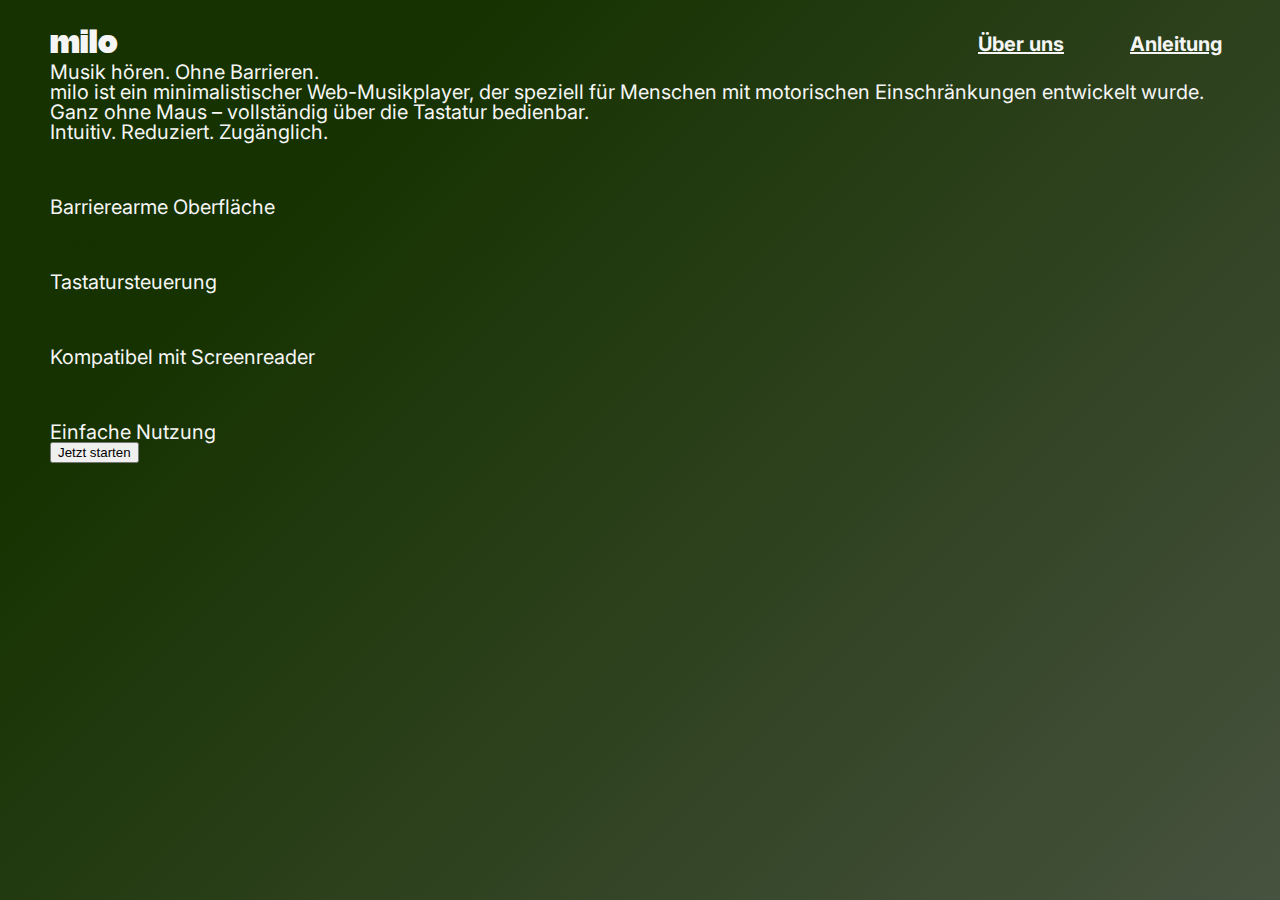
<file: src/index.html>
<html>
  <head>
    <meta charset="UTF-8" />
    <meta name="viewport" content="width=device-width, initial-scale=1.0" />
    <title>MILO</title>
    <link rel="stylesheet" href="./styles/combined.css" />
    <link rel="stylesheet" href="./styles/index.css" />
  </head>
  <body>
    <header>
      <h1>milo</h1>
      <nav>
        <a href="/über-uns" class="button">Über uns</a>
        <a href="/anleitung" class="button">Anleitung</a>
      </nav>
    </header>
    <main>
      <h2>Musik hören. <span class="yellow">Ohne Barrieren.</span></h2>
      <p class="text">
        milo ist ein minimalistischer Web-Musikplayer, der speziell für Menschen
        mit motorischen Einschränkungen entwickelt wurde. Ganz ohne Maus –
        vollständig über die Tastatur bedienbar.
      </p>
      <p class="text bold">Intuitiv. Reduziert. Zugänglich.</p>

      <div class="icon-container">
        <div>
          <img src="../assets/icons/barrierearm.svg" class="icon-index" />
          <p class="description">Barrierearme Oberfläche</p>
        </div>

        <div>
          <img src="../assets/icons/keyboard.svg" class="icon-index" />
          <p class="description">Tastatursteuerung</p>
        </div>

        <div>
          <img src="../assets/icons/screenreader.svg" class="icon-index" />
          <p class="description">Kompatibel mit Screenreader</p>
        </div>

        <div>
          <img src="../assets/icons/nutzung.svg" class="icon-index" />
          <p class="description">Einfache Nutzung</p>
        </div>
      </div>

      <button id="start-btn" class="button">Jetzt starten</button>
    </main>
  </body>
</html>
</file>
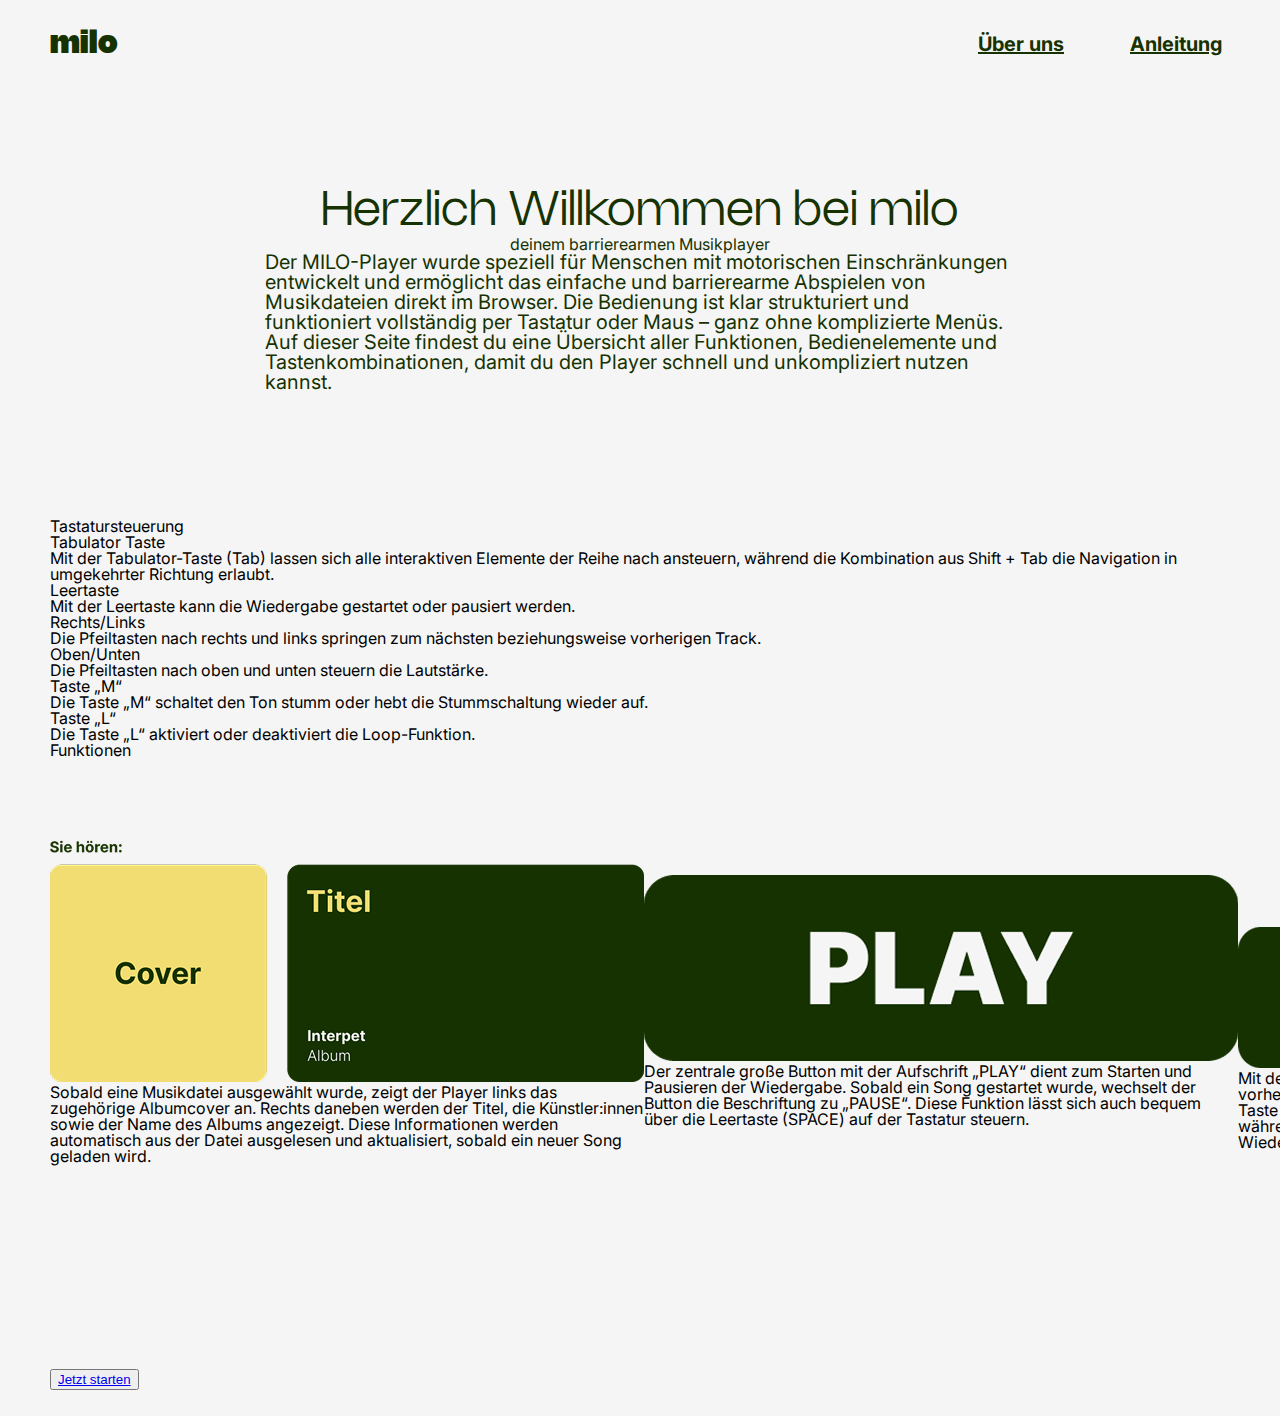
<file: src/instruction.html>
<!DOCTYPE html>
<html>
  <head>
    <meta charset="UTF-8" />
    <meta name="viewport" content="width=device-width, initial-scale=1.0" />
    <title>Anleitung</title>
    <link rel="stylesheet" href="./styles/combined.css" />
    <link rel="stylesheet" href="./styles/instruction.css" />
    <link rel="icon" href="../favicon.ico" />
  </head>
  <body>
    <header aria-label="Header">
      <h1>milo</h1>
      <nav aria-label="Navigation">
        <a href="/über-uns" class="button">Über uns</a>
        <a href="/anleitung" class="button">Anleitung</a>
      </nav>
    </header>
    <main aria-label="Hauptinhalt">
      <section class="beginning">
        <h2>Herzlich Willkommen bei milo</h2>
        <p class="subheading">deinem barrierearmen Musikplayer</p>
        <p class="text" aria-label="Einleitung">
          Der MILO-Player wurde speziell für Menschen mit motorischen
          Einschränkungen entwickelt und ermöglicht das einfache und
          barrierearme Abspielen von Musikdateien direkt im Browser. Die
          Bedienung ist klar strukturiert und funktioniert vollständig per
          Tastatur oder Maus – ganz ohne komplizierte Menüs. Auf dieser Seite
          findest du eine Übersicht aller Funktionen, Bedienelemente und
          Tastenkombinationen, damit du den Player schnell und unkompliziert
          nutzen kannst.
        </p>
      </section>

      <section class="controls">
        <h3>Tastatursteuerung</h3>
        <div class="text-container">
          <div class="text-container-item">
            <h4>Tabulator Taste</h4>
            <p class="explanation">
              Mit der Tabulator-Taste (Tab) lassen sich alle interaktiven
              Elemente der Reihe nach ansteuern, während die Kombination aus
              Shift + Tab die Navigation in umgekehrter Richtung erlaubt.
            </p>
          </div>

          <div class="text-container-item">
            <h4>Leertaste</h4>
            <p class="explanation">
              Mit der Leertaste kann die Wiedergabe gestartet oder pausiert
              werden.
            </p>
          </div>

          <div class="text-container-item">
            <h4>Rechts/Links</h4>
            <p class="explanation">
              Die Pfeiltasten nach rechts und links springen zum nächsten
              beziehungsweise vorherigen Track.
            </p>
          </div>

          <div class="text-container-item">
            <h4>Oben/Unten</h4>
            <p class="explanation">
              Die Pfeiltasten nach oben und unten steuern die Lautstärke.
            </p>
          </div>

          <div class="text-container-item">
            <h4>Taste „M“</h4>
            <p class="explanation">
              Die Taste „M“ schaltet den Ton stumm oder hebt die Stummschaltung
              wieder auf.
            </p>
          </div>

          <div class="text-container-item">
            <h4>Taste „L“</h4>
            <p class="explanation">
              Die Taste „L“ aktiviert oder deaktiviert die Loop-Funktion.
            </p>
          </div>
        </div>
      </section>

      <section class="features">
        <h3>Funktionen</h3>
        <div class="image-container">
          <div class="image-container-item">
            <img
              src="../assets/images/song-info.png"
              alt="Songinformationen im Player"
            />
            <p class="explanation">
              Sobald eine Musikdatei ausgewählt wurde, zeigt der Player links
              das zugehörige Albumcover an. Rechts daneben werden der Titel, die
              Künstler:innen sowie der Name des Albums angezeigt. Diese
              Informationen werden automatisch aus der Datei ausgelesen und
              aktualisiert, sobald ein neuer Song geladen wird.
            </p>
          </div>

          <div class="image-container-item">
            <img src="../assets/images/play.png" alt="Play- und Pause-Button" />
            <p class="explanation">
              Der zentrale große Button mit der Aufschrift „PLAY“ dient zum
              Starten und Pausieren der Wiedergabe. Sobald ein Song gestartet
              wurde, wechselt der Button die Beschriftung zu „PAUSE“. Diese
              Funktion lässt sich auch bequem über die Leertaste (SPACE) auf der
              Tastatur steuern.
            </p>
          </div>

          <div class="image-container-item">
            <img
              src="../assets/images/skip.png"
              alt="Buttons zum Überspringen von Songs"
            />
            <p class="explanation">
              Mit den Doppelpfeil-Schaltflächen unter dem Player kannst du zum
              vorherigen bzw. nächsten Song in der Warteschlange springen. Die
              linke Taste startet den vorherigen Titel neu oder wechselt zum
              Song davor, während die rechte Taste direkt zum nächsten Titel
              überspringt. Die aktuelle Wiedergabe wird dabei sofort beendet und
              der neue Track gestartet.
            </p>
          </div>

          <div class="image-container-item">
            <img
              src="../assets/images/list.png"
              alt="Button zur Warteschlangenansicht"
            />
            <p class="explanation">
              Der Button mit dem Notensymbol und mehreren Linien führt zur
              Warteschlangenansicht. In dieser Ansicht können mehrere Songs
              verwaltet werden, die zuvor gemeinsam ausgewählt wurden. Die
              Warteschlange erlaubt es, Songs nach oben oder unten zu
              verschieben sowie einzelne Titel zu entfernen. Der aktuell
              abgespielte Titel wird dabei stets hervorgehoben.
            </p>
          </div>

          <div class="image-container-item">
            <img src="../assets/images/volume.png" alt="Lautstärkeregelung" />
            <p class="explanation">
              Mit den Lauter- und Leiser-Schaltflächen kannst du die
              Wiedergabelautstärke in kleinen Schritten anpassen. Der linke
              Button reduziert die Lautstärke, der rechte erhöht sie. Zusätzlich
              kann die Lautstärke auch über die Pfeiltasten nach oben (lauter)
              und unten (leiser) auf der Tastatur gesteuert werden – ideal für
              eine barrierearme Nutzung ohne Maus.
            </p>
          </div>

          <div class="image-container-item">
            <img
              src="../assets/images/loop.png"
              alt="Loop-Funktion aktivieren oder deaktivieren"
            />
            <p class="explanation">
              Mit dem Loop-Button kannst du festlegen, ob der aktuell
              ausgewählte Track nach dem Ende automatisch erneut abgespielt
              werden soll. Ist die Funktion aktiviert, wird der Song in
              Dauerschleife wiedergegeben. Der Status wird durch ein Symbol im
              Button sowie durch eine Statusanzeige unter dem Player deutlich
              gemacht. Alternativ lässt sich Loop auch über die Taste „L“ auf
              der Tastatur ein- oder ausschalten.
            </p>
          </div>
        </div>
      </section>
      <button id="start-btn" class="button">
        <a href="./player.html">Jetzt starten</a>
      </button>
    </main>
  </body>
</html>
</file>
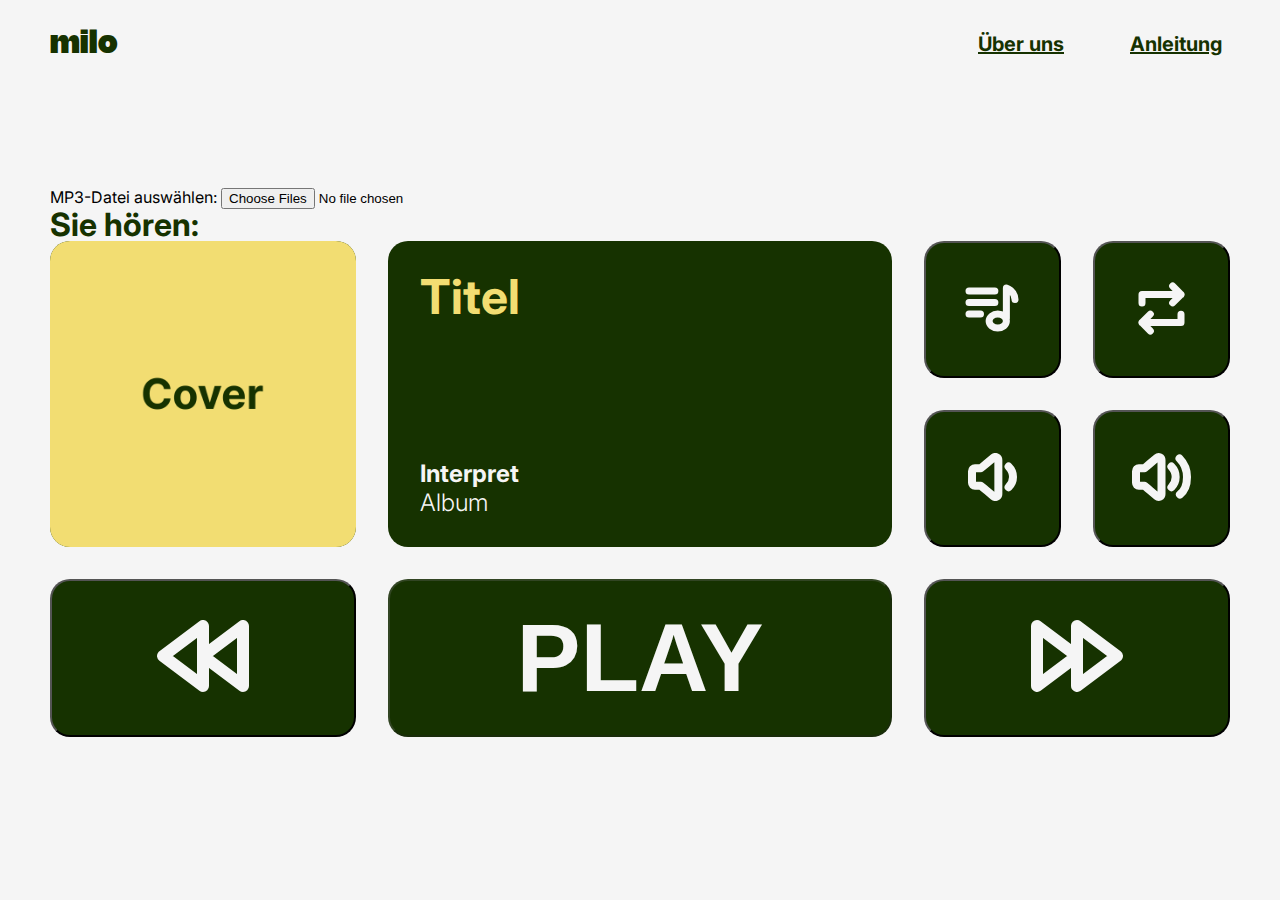
<file: src/player.html>
<!DOCTYPE html>
<html>
  <head>
    <meta charset="UTF-8" />
    <meta name="viewport" content="width=device-width, initial-scale=1.0" />
    <title>MILO</title>
    <link rel="stylesheet" href="./styles/combined.css" />
    <link rel="stylesheet" href="./styles/player.css" />
    <link rel="stylesheet" href="./styles/queue.css" />
    <link rel="icon" href="../favicon.ico" />
  </head>
  <body>
    <header aria-label="Header">
      <h1>milo</h1>
      <nav aria-label="Navigation">
        <a href="/über-uns" class="button">Über uns</a>
        <a href="instruction.html" class="button">Anleitung</a>
      </nav>
    </header>

    <main aria-label="Musik-Player" role="main">
      <section id="playerView">
        <label for="fileInput">MP3-Datei auswählen:</label>
        <input class="file-input" type="file" id="fileInput" accept="audio/mpeg" multiple />

        <h2>Sie hören:</h2>
        <div class="player-grid">
          <img
            class="cover"
            src="../assets/images/placeholder-cover.png"
            alt="Album Cover"
            class="album-cover"
          />
          <div class="track-info">
            <h3 id="js-title">Titel</h3>
            <div class="track-details">
              <p class="artist" id="js-artist" aria-label="Interpret">
                Interpret
              </p>
              <p class="album" id="js-album" aria-label="Album">Album</p>
            </div>
          </div>

          <div class="button-group">
            <button
              id="warteschlange-btn"
              class="button"
              aria-label="Warteschlange"
            >
              <svg
                width="54"
                height="48"
                viewBox="0 0 54 48"
                fill="none"
                xmlns="http://www.w3.org/2000/svg"
              >
                <path
                  d="M41.375 34.4348V4C41.375 4 50 6.89855 50 15.5942M29.875 6.89855H4M29.875 18.4928H4M15.5 30.087H4M41.375 37.0435C41.375 40.8855 37.5135 44 32.75 44C27.9865 44 24.125 40.8855 24.125 37.0435C24.125 33.2015 27.9865 30.087 32.75 30.087C37.5135 30.087 41.375 33.2015 41.375 37.0435Z"
                  stroke="#F5F5F5"
                  stroke-width="7"
                  stroke-linecap="round"
                  stroke-linejoin="round"
                />
              </svg>
            </button>
            <button
              id="loop-btn"
              class="button"
              aria-label="Loop"
              aria-pressed="false"
            >
              <svg
                width="47"
                height="53"
                viewBox="0 0 47 53"
                fill="none"
                xmlns="http://www.w3.org/2000/svg"
              >
                <path
                  d="M34.6429 20.875L43 12.4375M43 12.4375L34.6429 4M43 12.4375L4 12.4375V20.875M12.3571 32.125L4 40.5625M4 40.5625L12.3571 49M4 40.5625L43 40.5625V32.125"
                  stroke="#F5F5F5"
                  stroke-width="7"
                  stroke-linecap="round"
                  stroke-linejoin="round"
                />
              </svg>
            </button>
            <button id="leiser-btn" class="button" aria-label="Leiser">
              <svg
                width="49"
                height="48"
                viewBox="0 0 49 48"
                fill="none"
                xmlns="http://www.w3.org/2000/svg"
              >
                <path
                  d="M40.6071 13.6002C43.3181 16.2432 45 19.9262 45 24C45 27.2784 43.5357 31.2814 40.6071 34.1939M25.5537 43.3194C27.4612 44.9002 30.3571 43.5513 30.3571 41.0819V37.1064V24V6.9181C30.3571 4.44875 27.4612 3.09979 25.5537 4.68063L18.0571 10.8936L12.7857 15.2624H6.92857C5.31117 15.2624 4 16.5664 4 18.175V29.8251C4 31.4336 5.31117 32.7376 6.92857 32.7376L12.7855 32.7371C15.2786 34.8033 16.6764 35.9618 19.1695 38.028L25.5537 43.3194Z"
                  stroke="#F5F5F5"
                  stroke-width="8"
                  stroke-linecap="round"
                  stroke-linejoin="round"
                />
              </svg>
            </button>
            <button id="lauter-btn" class="button" aria-label="Lauter">
              <svg
                width="59"
                height="50"
                viewBox="0 0 59 50"
                fill="none"
                xmlns="http://www.w3.org/2000/svg"
              >
                <path
                  d="M39.4167 14.6002C42.0394 17.2432 43.6667 20.9262 43.6667 25C43.6667 28.2784 42.25 32.2814 39.4167 35.1939M47.5312 6.46474C52.1458 11.2083 55 17.7615 55 25C55 30.8908 53.5833 38.1064 47.9167 42.4752M24.8528 44.3194C26.6982 45.9002 29.5 44.5513 29.5 42.0819V38.1064V25V7.9181C29.5 5.44875 26.6982 4.09979 24.8528 5.68063L17.6 11.8936L12.5 16.2624H6.83333C5.26853 16.2624 4 17.5664 4 19.175V30.8251C4 32.4336 5.26853 33.7376 6.83333 33.7376L12.4998 33.7371C14.9118 35.8033 16.2642 36.9618 18.6762 39.028L24.8528 44.3194Z"
                  stroke="#F5F5F5"
                  stroke-width="8"
                  stroke-linecap="round"
                  stroke-linejoin="round"
                />
              </svg>
            </button>
          </div>

          <button id="back-btn" class="button" aria-label="Zurück">
            <svg
              width="92"
              height="72"
              viewBox="0 0 92 72"
              fill="none"
              xmlns="http://www.w3.org/2000/svg"
            >
              <path
                d="M86 6L86 66L46 36L86 6Z"
                stroke="#F5F5F5"
                stroke-width="12"
                stroke-linecap="round"
                stroke-linejoin="round"
              />
              <path
                d="M46 6L46 66L6 36L46 6Z"
                stroke="#F5F5F5"
                stroke-width="12"
                stroke-linecap="round"
                stroke-linejoin="round"
              />
            </svg>
          </button>
          <button class="play-pause-btn" id="playPauseBtn" disabled>
            PLAY
          </button>
          <button id="forward-btn" class="button" aria-label="Vorwärts">
            <svg
              width="92"
              height="72"
              viewBox="0 0 92 72"
              fill="none"
              xmlns="http://www.w3.org/2000/svg"
            >
              <path
                d="M6 66V6L46 36L6 66Z"
                stroke="#F5F5F5"
                stroke-width="12"
                stroke-linecap="round"
                stroke-linejoin="round"
              />
              <path
                d="M46 66V6L86 36L46 66Z"
                stroke="#F5F5F5"
                stroke-width="12"
                stroke-linecap="round"
                stroke-linejoin="round"
              />
            </svg>
          </button>
        </div>

        <div id="progress-container" aria-label="Wiedergabe-Fortschritt" hidden>
          <input
            class="progressbar"
            type="range"
            id="progressBar"
            min="0"
            value="0"
            step="0.1"
            aria-label="Song Progress"
          />
          <div class="time-display" id="time-display">
            <p id="current-time">00:00</p>
            <p id="duration">00:00</p>
          </div>
        </div>

        <div
          id="status"
          aria-live="polite"
          role="status"
          aria-label="Wiedergabe-Status"
        ></div>

        <audio id="audioElement"></audio>
      </section>

      <section id="queueView" style="display: none">
        <h2>Warteschlange</h2>
        <ul id="queueList"></ul>
        <button id="backToPlayerBtn" class="back-btn">Zurück zum Player</button>
      </section>
    </main>
    <script src="./scripts/jsmediatags.min.js"></script>
    <script src="./scripts/player.js" defer></script>
  </body>
</html>
</file>
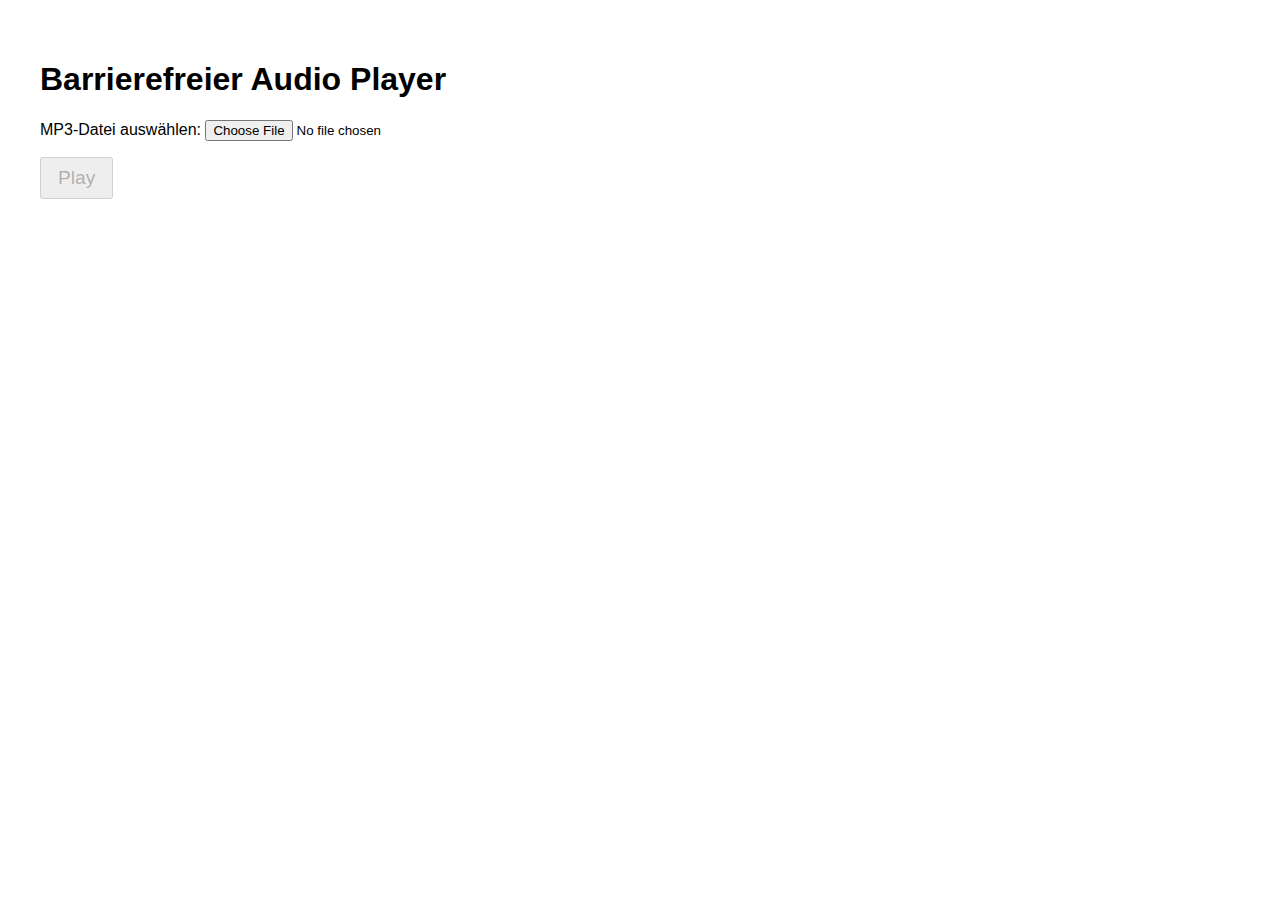
<file: POCs/poc-3/player.html>
<!DOCTYPE html>
<html lang="de">
<head>
  <meta charset="UTF-8" />
  <title>Barrierefreier Audio Player</title>
  <style>
    body { font-family: sans-serif; padding: 2rem; }
    button { font-size: 1.2rem; padding: 0.5rem 1rem; }
    #status { margin-top: 1rem; }
  </style>
</head>
<body>
  <h1>Barrierefreier Audio Player</h1>

  <label for="fileInput">MP3-Datei auswählen:</label>
  <input type="file" id="fileInput" accept="audio/mpeg" />

  <div style="margin-top: 1rem;">
    <button id="playPauseBtn" disabled>Play</button>
  </div>

  <div id="status" aria-live="polite" role="status"></div>

  <audio id="audioElement"></audio>
</body>
<script src="./player.js" defer></script>
</html>
</file>
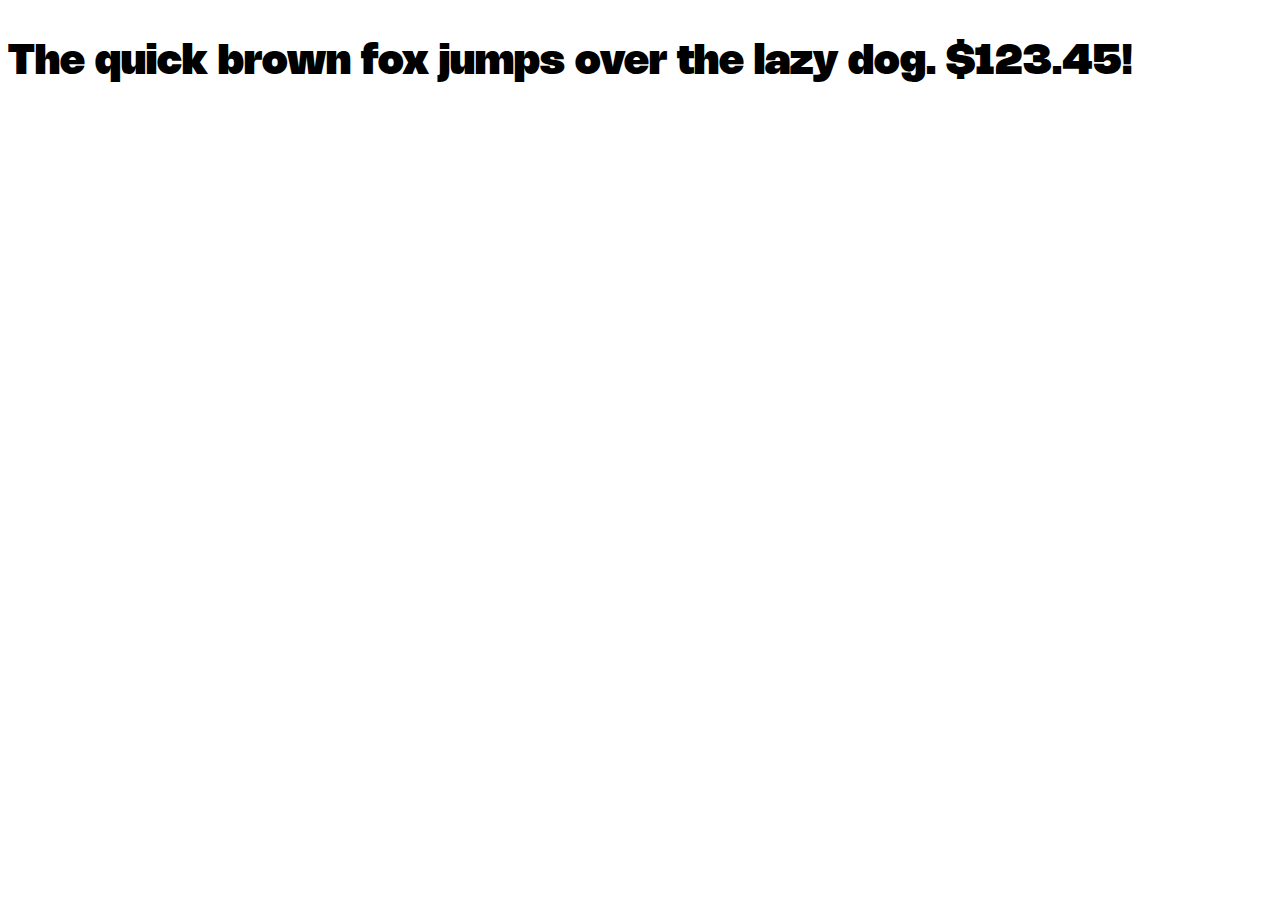
<file: src/fonts/Nohemi/Web-PS/Nohemi-Black.html>
<!DOCTYPE html PUBLIC "-//W3C//DTD XHTML 1.0 Strict//EN" "http://www.w3.org/TR/xhtml1/DTD/xhtml1-strict.dtd">
<html lang="en" xml:lang="en" xmlns="http://www.w3.org/1999/xhtml">
<head>
<meta content="text/html; charset=utf-8" http-equiv="content-type"/>
<meta content="en-us" http-equiv="Content-Language"/>
<title>Nohemi Black - Web Font Specimen</title>
<link rel="stylesheet" type="text/css" media="screen" href="Nohemi-Black.css" />
<style type="text/css" media="screen">
body { font-size: 42px; font-family: "NohemiBlack", Georgia; }
</style>
</head>
<body>
<p contenteditable="true">The quick brown fox jumps over the lazy dog. $123.45!</p>
</body>
</html>
</file>
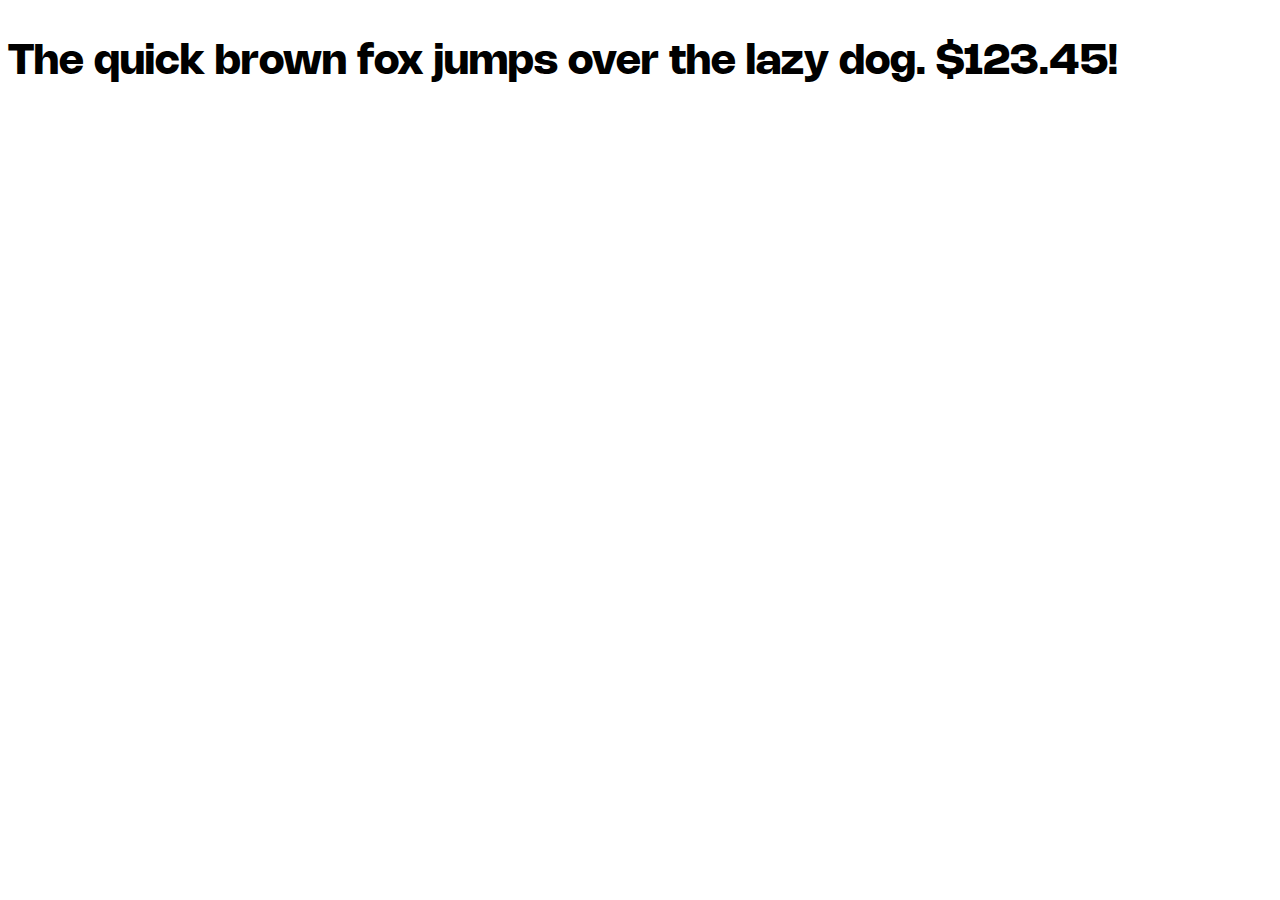
<file: src/fonts/Nohemi/Web-PS/Nohemi-Bold.html>
<!DOCTYPE html PUBLIC "-//W3C//DTD XHTML 1.0 Strict//EN" "http://www.w3.org/TR/xhtml1/DTD/xhtml1-strict.dtd">
<html lang="en" xml:lang="en" xmlns="http://www.w3.org/1999/xhtml">
<head>
<meta content="text/html; charset=utf-8" http-equiv="content-type"/>
<meta content="en-us" http-equiv="Content-Language"/>
<title>Nohemi Bold - Web Font Specimen</title>
<link rel="stylesheet" type="text/css" media="screen" href="Nohemi-Bold.css" />
<style type="text/css" media="screen">
body { font-size: 42px; font-family: "Nohemi", Georgia; }
</style>
</head>
<body>
<p contenteditable="true">The quick brown fox jumps over the lazy dog. $123.45!</p>
</body>
</html>
</file>
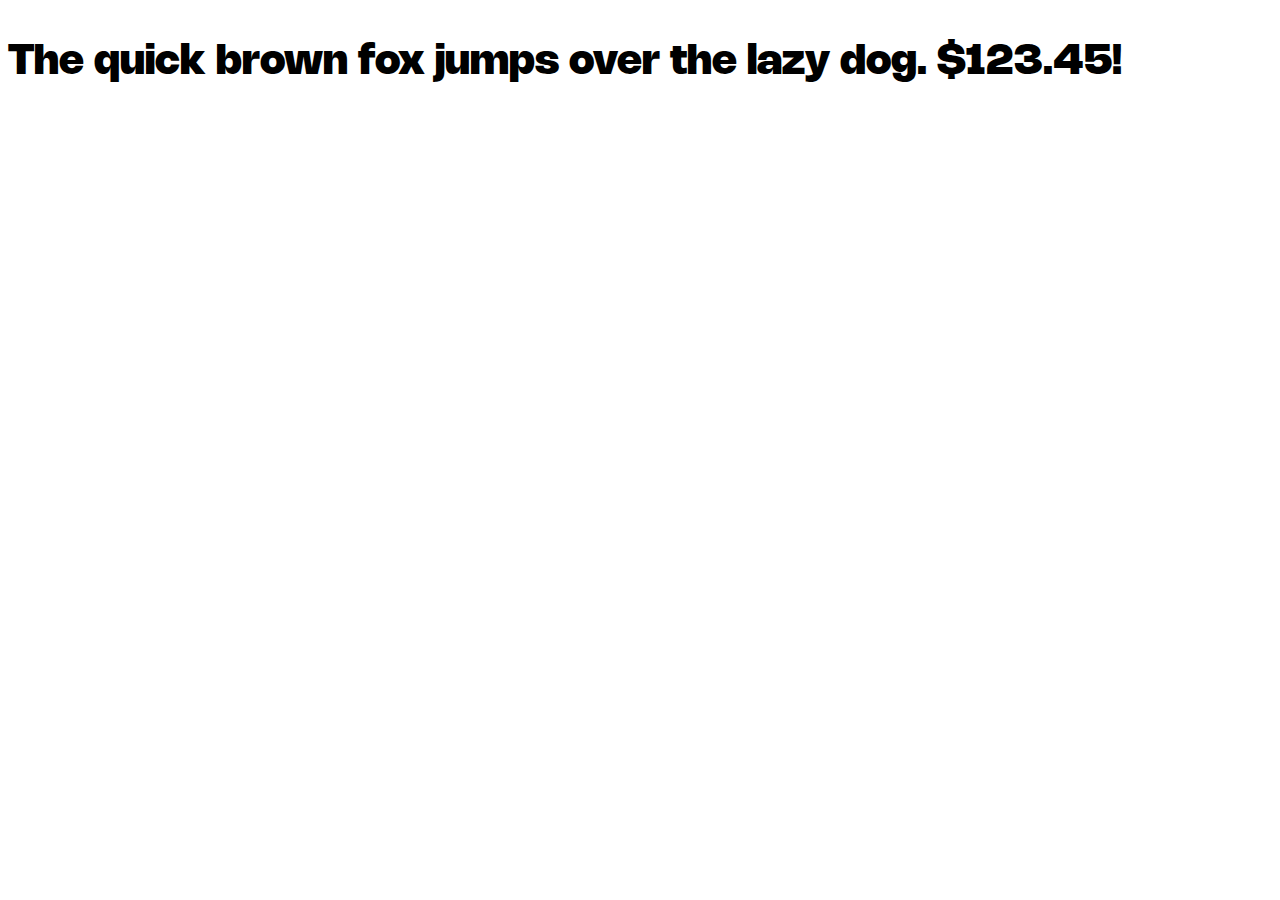
<file: src/fonts/Nohemi/Web-PS/Nohemi-ExtraBold.html>
<!DOCTYPE html PUBLIC "-//W3C//DTD XHTML 1.0 Strict//EN" "http://www.w3.org/TR/xhtml1/DTD/xhtml1-strict.dtd">
<html lang="en" xml:lang="en" xmlns="http://www.w3.org/1999/xhtml">
<head>
<meta content="text/html; charset=utf-8" http-equiv="content-type"/>
<meta content="en-us" http-equiv="Content-Language"/>
<title>Nohemi Extra Bold - Web Font Specimen</title>
<link rel="stylesheet" type="text/css" media="screen" href="Nohemi-ExtraBold.css" />
<style type="text/css" media="screen">
body { font-size: 42px; font-family: "NohemiExtBd", Georgia; }
</style>
</head>
<body>
<p contenteditable="true">The quick brown fox jumps over the lazy dog. $123.45!</p>
</body>
</html>
</file>
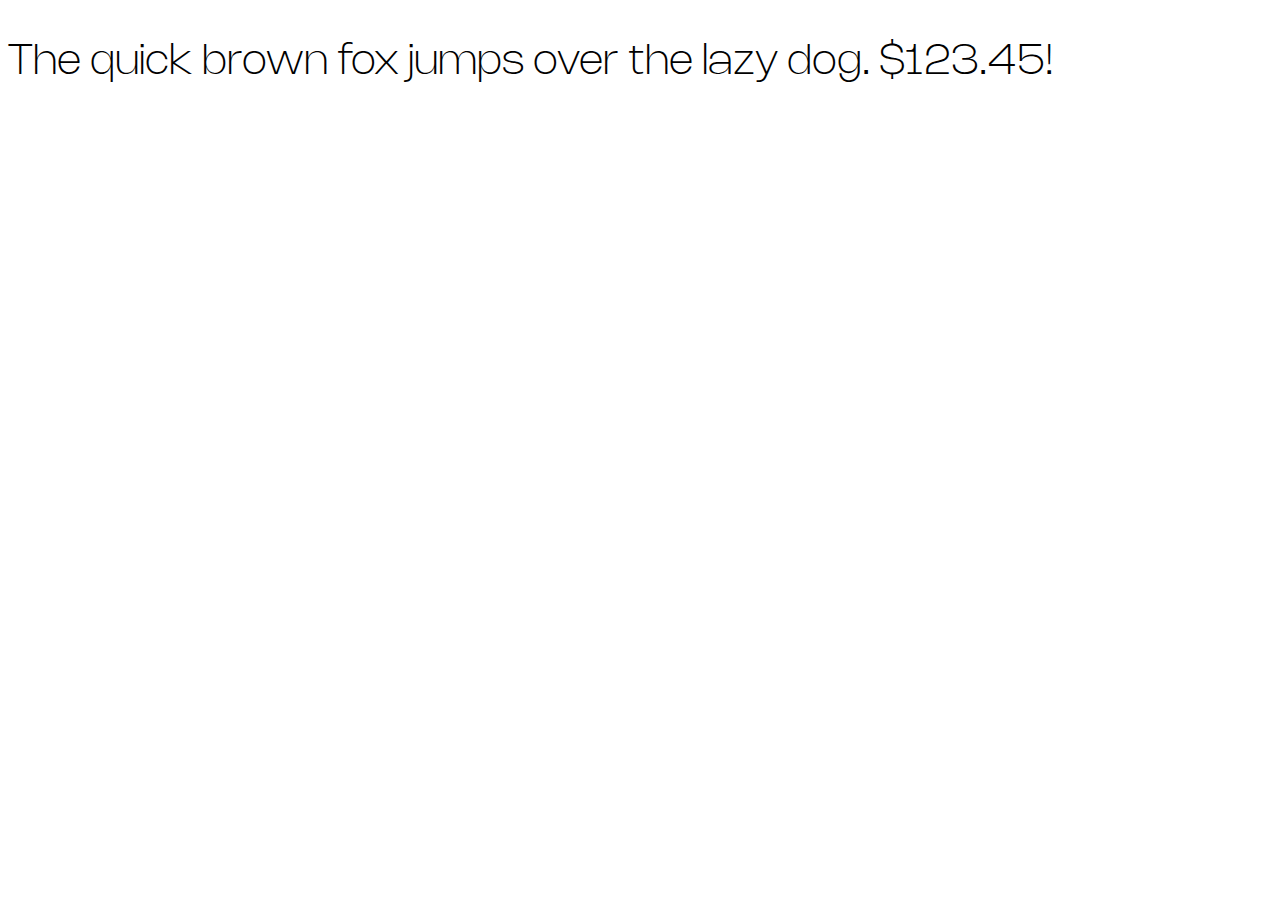
<file: src/fonts/Nohemi/Web-PS/Nohemi-ExtraLight.html>
<!DOCTYPE html PUBLIC "-//W3C//DTD XHTML 1.0 Strict//EN" "http://www.w3.org/TR/xhtml1/DTD/xhtml1-strict.dtd">
<html lang="en" xml:lang="en" xmlns="http://www.w3.org/1999/xhtml">
<head>
<meta content="text/html; charset=utf-8" http-equiv="content-type"/>
<meta content="en-us" http-equiv="Content-Language"/>
<title>Nohemi Extra Light - Web Font Specimen</title>
<link rel="stylesheet" type="text/css" media="screen" href="Nohemi-ExtraLight.css" />
<style type="text/css" media="screen">
body { font-size: 42px; font-family: "NohemiExtLt", Georgia; }
</style>
</head>
<body>
<p contenteditable="true">The quick brown fox jumps over the lazy dog. $123.45!</p>
</body>
</html>
</file>
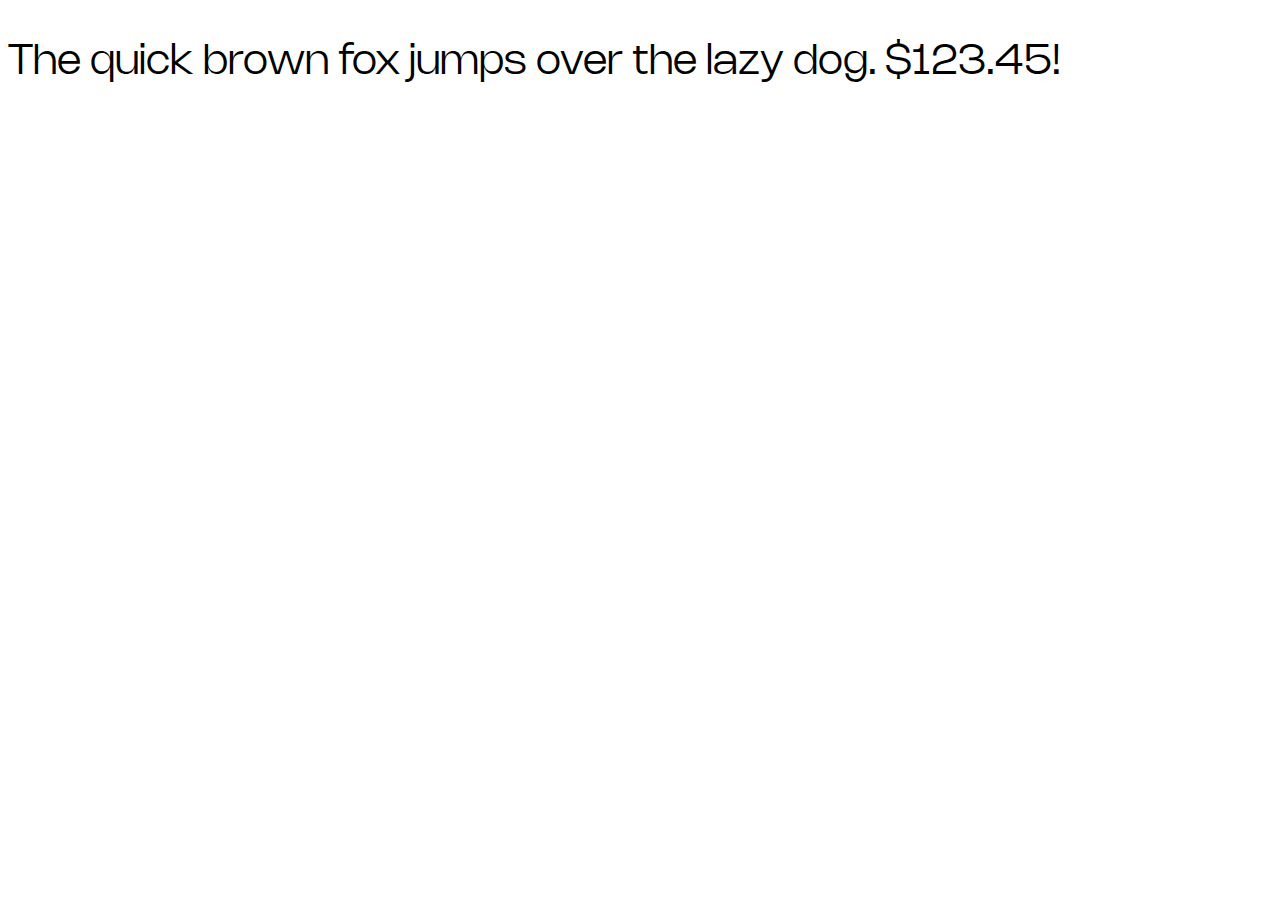
<file: src/fonts/Nohemi/Web-PS/Nohemi-Light.html>
<!DOCTYPE html PUBLIC "-//W3C//DTD XHTML 1.0 Strict//EN" "http://www.w3.org/TR/xhtml1/DTD/xhtml1-strict.dtd">
<html lang="en" xml:lang="en" xmlns="http://www.w3.org/1999/xhtml">
<head>
<meta content="text/html; charset=utf-8" http-equiv="content-type"/>
<meta content="en-us" http-equiv="Content-Language"/>
<title>Nohemi Light - Web Font Specimen</title>
<link rel="stylesheet" type="text/css" media="screen" href="Nohemi-Light.css" />
<style type="text/css" media="screen">
body { font-size: 42px; font-family: "NohemiLight", Georgia; }
</style>
</head>
<body>
<p contenteditable="true">The quick brown fox jumps over the lazy dog. $123.45!</p>
</body>
</html>
</file>
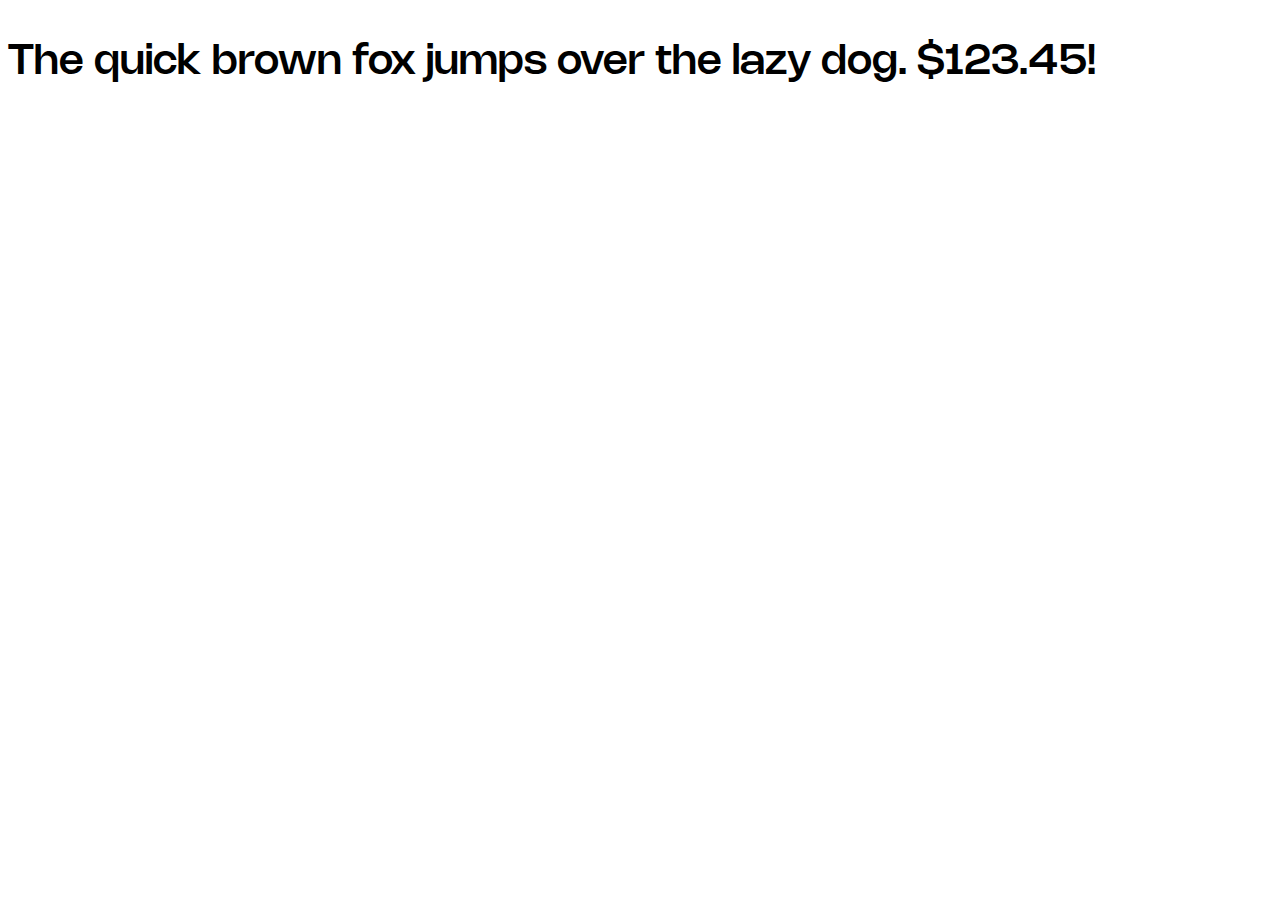
<file: src/fonts/Nohemi/Web-PS/Nohemi-Medium.html>
<!DOCTYPE html PUBLIC "-//W3C//DTD XHTML 1.0 Strict//EN" "http://www.w3.org/TR/xhtml1/DTD/xhtml1-strict.dtd">
<html lang="en" xml:lang="en" xmlns="http://www.w3.org/1999/xhtml">
<head>
<meta content="text/html; charset=utf-8" http-equiv="content-type"/>
<meta content="en-us" http-equiv="Content-Language"/>
<title>Nohemi Medium - Web Font Specimen</title>
<link rel="stylesheet" type="text/css" media="screen" href="Nohemi-Medium.css" />
<style type="text/css" media="screen">
body { font-size: 42px; font-family: "NohemiMed", Georgia; }
</style>
</head>
<body>
<p contenteditable="true">The quick brown fox jumps over the lazy dog. $123.45!</p>
</body>
</html>
</file>
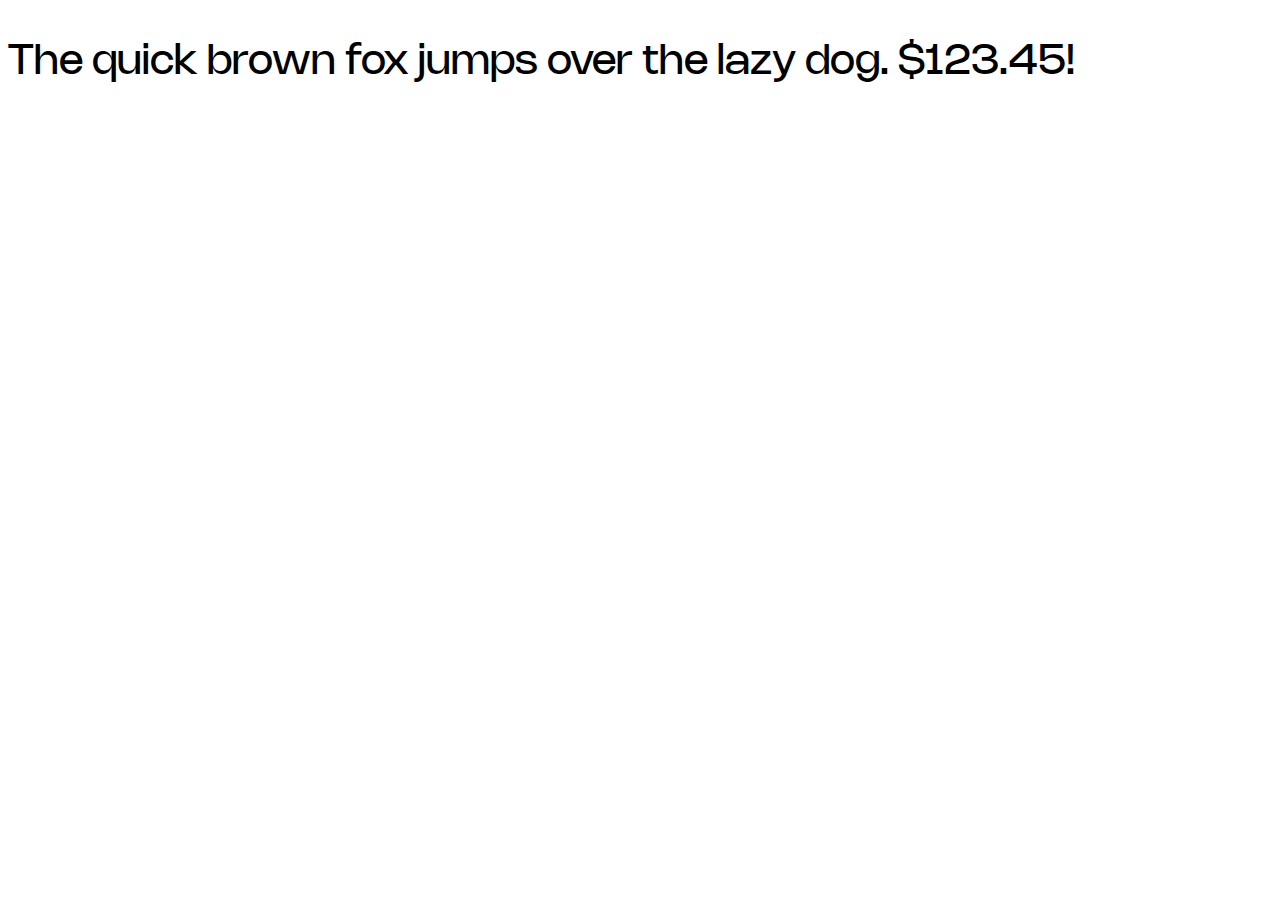
<file: src/fonts/Nohemi/Web-PS/Nohemi-Regular.html>
<!DOCTYPE html PUBLIC "-//W3C//DTD XHTML 1.0 Strict//EN" "http://www.w3.org/TR/xhtml1/DTD/xhtml1-strict.dtd">
<html lang="en" xml:lang="en" xmlns="http://www.w3.org/1999/xhtml">
<head>
<meta content="text/html; charset=utf-8" http-equiv="content-type"/>
<meta content="en-us" http-equiv="Content-Language"/>
<title>Nohemi Regular - Web Font Specimen</title>
<link rel="stylesheet" type="text/css" media="screen" href="Nohemi-Regular.css" />
<style type="text/css" media="screen">
body { font-size: 42px; font-family: "Nohemi", Georgia; }
</style>
</head>
<body>
<p contenteditable="true">The quick brown fox jumps over the lazy dog. $123.45!</p>
</body>
</html>
</file>
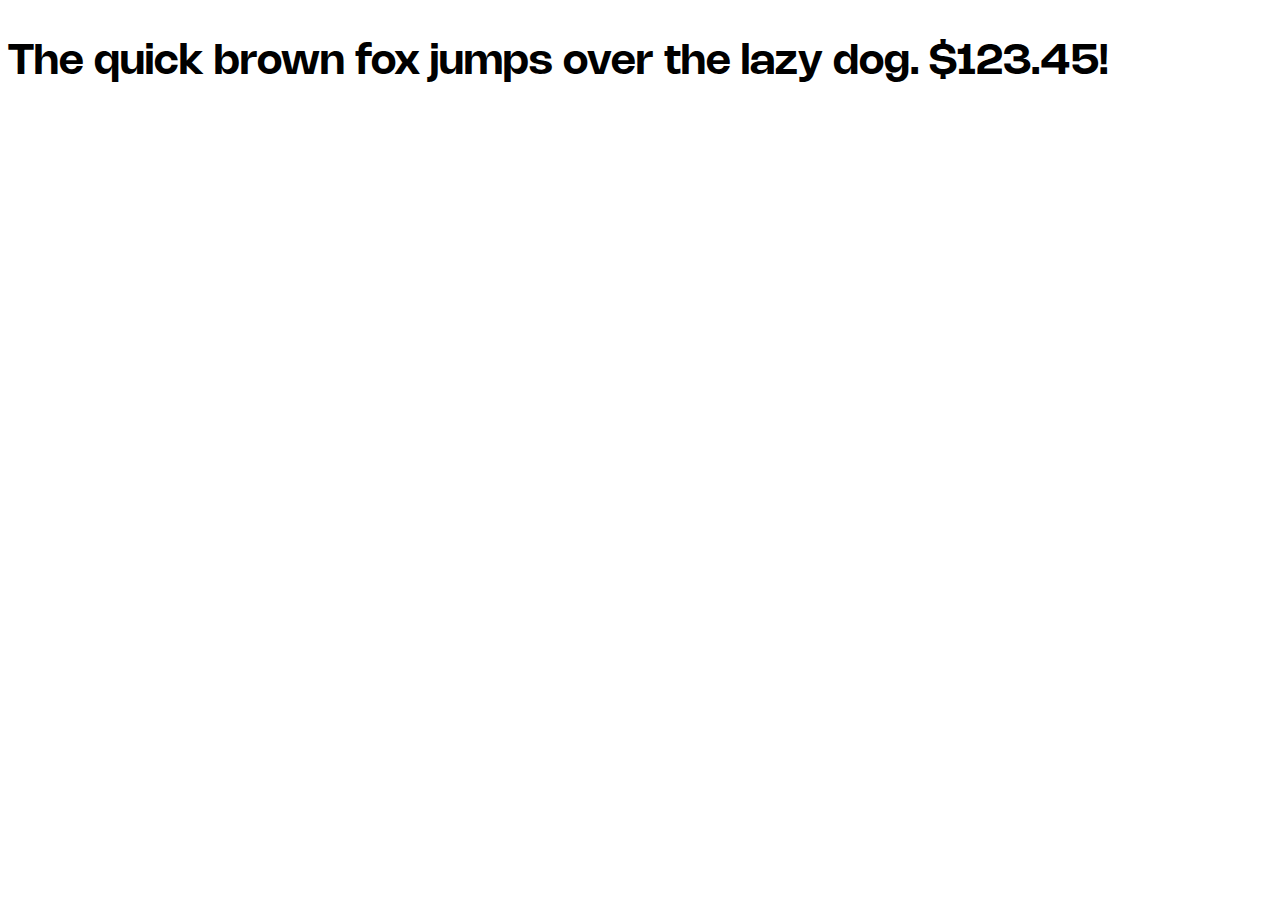
<file: src/fonts/Nohemi/Web-PS/Nohemi-SemiBold.html>
<!DOCTYPE html PUBLIC "-//W3C//DTD XHTML 1.0 Strict//EN" "http://www.w3.org/TR/xhtml1/DTD/xhtml1-strict.dtd">
<html lang="en" xml:lang="en" xmlns="http://www.w3.org/1999/xhtml">
<head>
<meta content="text/html; charset=utf-8" http-equiv="content-type"/>
<meta content="en-us" http-equiv="Content-Language"/>
<title>Nohemi Semi Bold - Web Font Specimen</title>
<link rel="stylesheet" type="text/css" media="screen" href="Nohemi-SemiBold.css" />
<style type="text/css" media="screen">
body { font-size: 42px; font-family: "NohemiSemBd", Georgia; }
</style>
</head>
<body>
<p contenteditable="true">The quick brown fox jumps over the lazy dog. $123.45!</p>
</body>
</html>
</file>
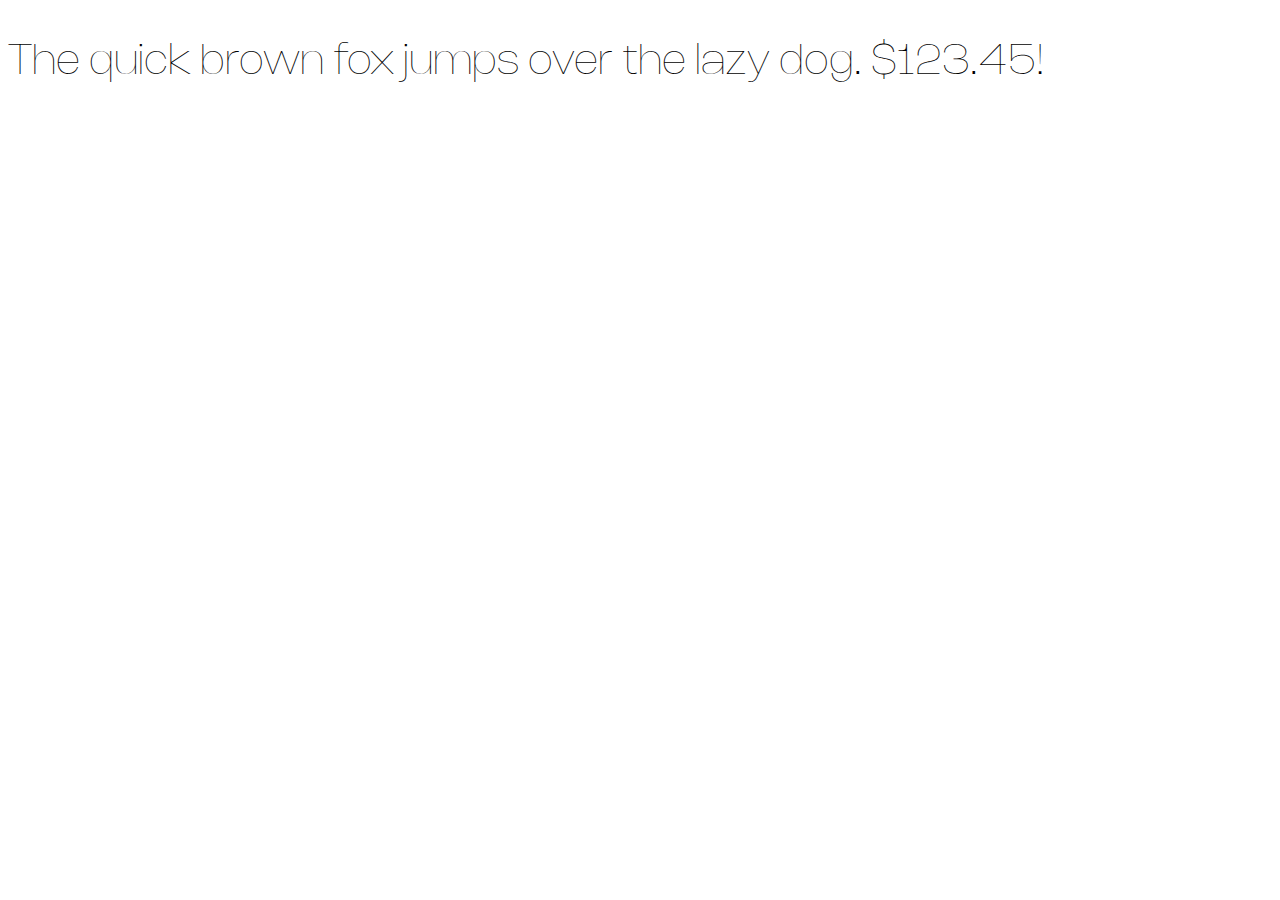
<file: src/fonts/Nohemi/Web-PS/Nohemi-Thin.html>
<!DOCTYPE html PUBLIC "-//W3C//DTD XHTML 1.0 Strict//EN" "http://www.w3.org/TR/xhtml1/DTD/xhtml1-strict.dtd">
<html lang="en" xml:lang="en" xmlns="http://www.w3.org/1999/xhtml">
<head>
<meta content="text/html; charset=utf-8" http-equiv="content-type"/>
<meta content="en-us" http-equiv="Content-Language"/>
<title>Nohemi Thin - Web Font Specimen</title>
<link rel="stylesheet" type="text/css" media="screen" href="Nohemi-Thin.css" />
<style type="text/css" media="screen">
body { font-size: 42px; font-family: "NohemiThin", Georgia; }
</style>
</head>
<body>
<p contenteditable="true">The quick brown fox jumps over the lazy dog. $123.45!</p>
</body>
</html>
</file>
<file: src/styles/index.css>
html {
    background: linear-gradient(
    135deg,               /* Richtung: von links oben nach rechts unten */
    var(--color-green-dark) 0%,           /* Startfarbe */
    var(--color-green-dark) 22%,          /* Bis 22% bleibt es die gleiche Farbe */
    var(--color-green-light) 100%          /* Dann Übergang zur Endfarbe */
  );

  color: var(--color-lightest);
  font-family: var(--ff-primary);
  font-size: var(--fs-s);
}

header {
    h1 {
        color: var(--color-lightest);
    }

    a {
        color: var(--color-lightest);
    }
}
</file>
<file: src/styles/instruction.css>
header {
    a {
        color: var(--color-green-dark);
    }
}

.beginning {
    display: flex;
    flex-direction: column;
    align-items: center;
    color: var(--color-green-dark);
    margin-top: var(--xxl);
    margin-bottom: var(--xxl);

    h2 {
        font-family: var(--ff-logo);
        font-size: var(--fs-xl);
        font-weight: var(--fw-light);
    }
}

.text {
        font-size: var(--fs-s);
        font-weight: var(--fw-regular);
        max-width: 750px;

    }

.image-container {
    display: flex;
    flex-direction: row;
    align-items: center;
    margin-bottom: var(--xxl);

    h3 {
        font-size: var(--fs-m);
        font-weight: var(--fw-bold);
        margin-bottom: var(--xxs);
    }
}

.table-section {
    display: grid;
    grid-template-columns: 1fr 2fr;
    margin-bottom: var(--xxs);

    p {
        margin: 0;
    }
}
</file>
<file: src/styles/player.css>
header {
    a{
        color: var(--color-green-dark);
    }

    margin-bottom: var(--xxl);
}

h2 {
    font-size: var(--m);
    font-weight: var(--fw-bold);
    color: var(--color-green-dark);
}

.player-grid {
    display: grid;
    grid-gap: 32px;
    grid-template-columns: 1fr 1.645fr 1fr;
    grid-template-rows: minmax(0, 1fr) minmax(0, 0.514fr);


    .cover {
        width: 100%;
        height: 100%;
        object-fit: cover;    
    }
}

.player-grid > * {
    border-radius: 20px;
    width: 100%;
    height: 100%;
    color: var(--color-lightest);
    background-color: var(--color-green-dark);
}

.track-info {
    display: flex;
    flex-direction: column;
    justify-content: space-between;
    align-items: start;

    > * {
        padding-left: var(--m);
        padding-right: var(--m);
    }

    h3 { 
        font-size: var(--fs-xl);
        font-weight: var(--fw-bold);
        padding-top: var(--m);
        color: var(--color-yellow);
    }

    .track-details {
        padding-bottom: var(--m);

        .artist {
            font-size: var(--fs-m);
            font-weight: var(--fw-bold);
            margin-bottom: 5px;
        }

        .album {
            font-size: var(--fs-m);
            font-weight: var(--fw-light);
        }
    }
}

.button-group {
    display: grid;
    grid-gap: 32px;
    grid-template-columns: 1fr 1fr;
    grid-template-rows: 1fr 1fr;
    background-color: var(--color-lightest);

    > * {
        border-radius: 20px;
    }
}

button {
    width: 100%;
    height: 100%;
    color: var(--color-lightest);
    background-color: var(--color-green-dark);
}

.play-pause-btn {
    border-radius: 20px;
    font-size: var(--fs-xxl);
    font-weight: var(--fw-black);
}
</file>
<file: src/styles/queue.css>
ul {
    display: flex;
    flex-direction: column;
    gap: var(--s);
    margin-bottom: var(--s);

    li {
        display: grid;
        grid-template-columns: 2.645fr 1fr;
        gap: var(--s);
        align-items: center;
        color: var(--color-lightest);
        background-color: var(--color-green-dark);
        padding: 20px;
        border-radius: 15px;
        font-size: var(--fs-m);
    }
}

.wl-track-info {
    display: flex;
    flex-direction: row;
    justify-content: space-between;
    align-items: center;
    align-items: center;
}

.wl-track-duration {
    display: flex;
    flex-direction: row;
    justify-content: space-between;
    align-items: center;
}

.wl-nav {
    display: flex;
    flex-direction: row;
    align-items: center;
    gap: var(--s);
}

.wl-nav>button:focus {
    outline: 3px solid var(--color-lightest);
    border-radius: 5px;

}

.back-btn {
    background-color: var(--color-green-dark);
    color: var(--color-yellow);
    border: none;
    border-radius: 15px;
    padding: var(--xs) 20px;
    font-size: var(--fs-s);
    font-weight: var(--fw-bold);
    width: auto;
}
</file>
<file: src/fonts/Nohemi/Web-PS/Nohemi-Black.css>
/* Webfont: Nohemi-Black */@font-face {
    font-family: 'NohemiBlack';
    src: url('Nohemi-Black.woff2') format('woff2'), /* Modern Browsers */
         url('Nohemi-Black.otf') format('opentype'); /* Safari, Android, iOS */
             font-style: normal;
    font-weight: normal;
    text-rendering: optimizeLegibility;
}
</file>
<file: src/fonts/Nohemi/Web-PS/Nohemi-Bold.css>
/* Webfont: Nohemi-Bold */@font-face {
    font-family: 'Nohemi';
    src: url('Nohemi-Bold.woff2') format('woff2'), /* Modern Browsers */
         url('Nohemi-Bold.otf') format('opentype'); /* Safari, Android, iOS */
             font-style: normal;
    font-weight: bold;
    text-rendering: optimizeLegibility;
}
</file>
<file: src/fonts/Nohemi/Web-PS/Nohemi-ExtraBold.css>
/* Webfont: Nohemi-ExtraBold */@font-face {
    font-family: 'NohemiExtBd';
    src: url('Nohemi-ExtraBold.woff2') format('woff2'), /* Modern Browsers */
         url('Nohemi-ExtraBold.otf') format('opentype'); /* Safari, Android, iOS */
             font-style: normal;
    font-weight: normal;
    text-rendering: optimizeLegibility;
}
</file>
<file: src/fonts/Nohemi/Web-PS/Nohemi-ExtraLight.css>
/* Webfont: Nohemi-ExtraLight */@font-face {
    font-family: 'NohemiExtLt';
    src: url('Nohemi-ExtraLight.woff2') format('woff2'), /* Modern Browsers */
         url('Nohemi-ExtraLight.otf') format('opentype'); /* Safari, Android, iOS */
             font-style: normal;
    font-weight: normal;
    text-rendering: optimizeLegibility;
}
</file>
<file: src/fonts/Nohemi/Web-PS/Nohemi-Light.css>
/* Webfont: Nohemi-Light */@font-face {
    font-family: 'NohemiLight';
    src: url('Nohemi-Light.woff2') format('woff2'), /* Modern Browsers */
         url('Nohemi-Light.otf') format('opentype'); /* Safari, Android, iOS */
             font-style: normal;
    font-weight: normal;
    text-rendering: optimizeLegibility;
}
</file>
<file: src/fonts/Nohemi/Web-PS/Nohemi-Medium.css>
/* Webfont: Nohemi-Medium */@font-face {
    font-family: 'NohemiMed';
    src: url('Nohemi-Medium.woff2') format('woff2'), /* Modern Browsers */
         url('Nohemi-Medium.otf') format('opentype'); /* Safari, Android, iOS */
             font-style: normal;
    font-weight: normal;
    text-rendering: optimizeLegibility;
}
</file>
<file: src/fonts/Nohemi/Web-PS/Nohemi-Regular.css>
/* Webfont: Nohemi-Regular */@font-face {
    font-family: 'Nohemi';
    src: url('Nohemi-Regular.woff2') format('woff2'), /* Modern Browsers */
         url('Nohemi-Regular.otf') format('opentype'); /* Safari, Android, iOS */
             font-style: normal;
    font-weight: normal;
    text-rendering: optimizeLegibility;
}
</file>
<file: src/fonts/Nohemi/Web-PS/Nohemi-SemiBold.css>
/* Webfont: Nohemi-SemiBold */@font-face {
    font-family: 'NohemiSemBd';
    src: url('Nohemi-SemiBold.woff2') format('woff2'), /* Modern Browsers */
         url('Nohemi-SemiBold.otf') format('opentype'); /* Safari, Android, iOS */
             font-style: normal;
    font-weight: normal;
    text-rendering: optimizeLegibility;
}
</file>
<file: src/fonts/Nohemi/Web-PS/Nohemi-Thin.css>
/* Webfont: Nohemi-Thin */@font-face {
    font-family: 'NohemiThin';
    src: url('Nohemi-Thin.woff2') format('woff2'), /* Modern Browsers */
         url('Nohemi-Thin.otf') format('opentype'); /* Safari, Android, iOS */
             font-style: normal;
    font-weight: normal;
    text-rendering: optimizeLegibility;
}
</file>
<file: src/styles/combined.css>
@import url("reset.css");
@import url("fonts.css");
@import url("variables.css");
@import url("base.css");
</file>
